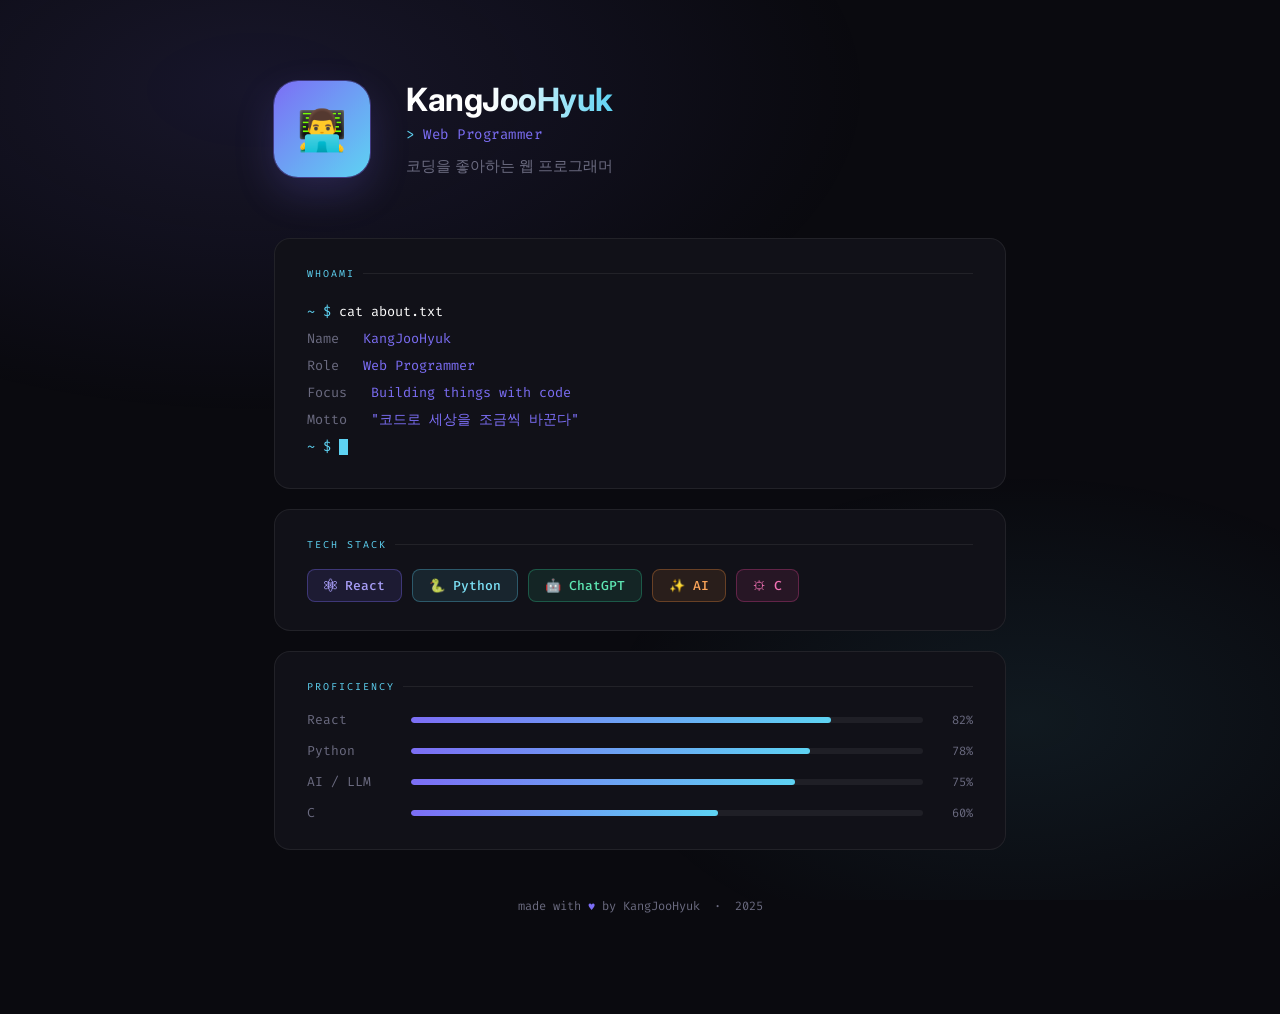
<file: profile.html>
<!DOCTYPE html>
<html lang="ko">
<head>
<meta charset="UTF-8">
<meta name="viewport" content="width=device-width, initial-scale=1.0">
<title>KangJooHyuk</title>
<style>
  @import url('https://fonts.googleapis.com/css2?family=Inter:wght@300;400;500;600;700&family=Fira+Code:wght@400;500&display=swap');

  *, *::before, *::after { margin:0; padding:0; box-sizing:border-box; }

  :root {
    --bg:       #0a0a0f;
    --surface:  #111118;
    --border:   rgba(255,255,255,0.07);
    --accent:   #7c6ef5;
    --accent2:  #5ed3f3;
    --text:     #e8e8f0;
    --muted:    #6b6b80;
  }

  html { scroll-behavior: smooth; }

  body {
    font-family: 'Inter', sans-serif;
    background: var(--bg);
    color: var(--text);
    min-height: 100vh;
    overflow-x: hidden;
  }

  body::before {
    content: '';
    position: fixed; inset: 0;
    background:
      radial-gradient(ellipse 80% 60% at 20% 10%, rgba(124,110,245,0.12) 0%, transparent 60%),
      radial-gradient(ellipse 60% 50% at 80% 80%, rgba(94,211,243,0.08) 0%, transparent 55%);
    pointer-events: none; z-index: 0;
  }

  .wrap {
    position: relative; z-index: 1;
    max-width: 780px;
    margin: 0 auto;
    padding: 80px 24px 100px;
  }

  /* ── 히어로 ── */
  .hero {
    display: flex;
    align-items: center;
    gap: 36px;
    margin-bottom: 60px;
    animation: fadeUp .7s ease both;
  }

  .avatar {
    width: 96px; height: 96px; flex-shrink: 0;
    border-radius: 24px;
    background: linear-gradient(135deg, var(--accent), var(--accent2));
    display: flex; align-items: center; justify-content: center;
    font-size: 40px;
    box-shadow: 0 0 0 1px rgba(124,110,245,0.4), 0 16px 40px rgba(124,110,245,0.2);
  }

  .hero-text h1 {
    font-size: 32px;
    font-weight: 700;
    letter-spacing: -0.5px;
    background: linear-gradient(90deg, #fff 40%, var(--accent2));
    -webkit-background-clip: text;
    -webkit-text-fill-color: transparent;
    background-clip: text;
  }

  .hero-text .role {
    margin-top: 6px;
    font-size: 14px;
    font-family: 'Fira Code', monospace;
    color: var(--accent);
    letter-spacing: 0.5px;
  }
  .hero-text .role::before { content: '> '; color: var(--accent2); }

  .hero-text .bio {
    margin-top: 10px;
    font-size: 15px;
    color: var(--muted);
    line-height: 1.6;
  }

  /* ── 카드 ── */
  .card {
    background: var(--surface);
    border: 1px solid var(--border);
    border-radius: 16px;
    padding: 28px 32px;
    margin-bottom: 20px;
    transition: border-color .25s, transform .25s;
    animation: fadeUp .7s ease both;
  }
  .card:hover {
    border-color: rgba(124,110,245,0.35);
    transform: translateY(-2px);
  }

  .card-label {
    font-size: 10px;
    font-family: 'Fira Code', monospace;
    color: var(--accent2);
    letter-spacing: 2px;
    text-transform: uppercase;
    margin-bottom: 18px;
    display: flex;
    align-items: center;
    gap: 8px;
  }
  .card-label::after {
    content: '';
    flex: 1;
    height: 1px;
    background: var(--border);
  }

  /* ── 태그 ── */
  .tags { display: flex; flex-wrap: wrap; gap: 10px; }

  .tag {
    display: inline-flex;
    align-items: center;
    gap: 7px;
    padding: 7px 16px;
    border-radius: 8px;
    font-size: 13px;
    font-family: 'Fira Code', monospace;
    font-weight: 500;
    border: 1px solid transparent;
    cursor: default;
    transition: all .2s;
  }
  .tag:hover { transform: translateY(-2px); }
  .tag.purple { background:rgba(124,110,245,0.12); border-color:rgba(124,110,245,0.35); color:#a89ef8; }
  .tag.blue   { background:rgba(94,211,243,0.10);  border-color:rgba(94,211,243,0.3);   color:#7de2f7; }
  .tag.green  { background:rgba(52,211,153,0.10);  border-color:rgba(52,211,153,0.3);   color:#5ee8b4; }
  .tag.orange { background:rgba(251,146,60,0.10);  border-color:rgba(251,146,60,0.3);   color:#fba55a; }
  .tag.pink   { background:rgba(236,72,153,0.10);  border-color:rgba(236,72,153,0.3);   color:#f472b6; }

  /* ── 숙련도 바 ── */
  .stat-row { display:flex; align-items:center; gap:14px; margin-bottom:14px; }
  .stat-row:last-child { margin-bottom:0; }
  .stat-name {
    font-family:'Fira Code',monospace; font-size:13px;
    color:var(--muted); width:90px; flex-shrink:0;
  }
  .bar-bg {
    flex:1; height:6px;
    background:rgba(255,255,255,0.06);
    border-radius:999px; overflow:hidden;
  }
  .bar-fill {
    height:100%; border-radius:999px;
    background:linear-gradient(90deg,var(--accent),var(--accent2));
    width:0; transition:width 1.2s cubic-bezier(.4,0,.2,1);
  }
  .stat-pct {
    font-size:12px; font-family:'Fira Code',monospace;
    color:var(--muted); width:36px; text-align:right;
  }

  /* ── 터미널 ── */
  .terminal { font-family:'Fira Code',monospace; font-size:13.5px; line-height:2; color:#c9d1d9; }
  .terminal .prompt { color:var(--accent2); }
  .terminal .cmd    { color:#fff; }
  .terminal .out    { color:var(--muted); }
  .terminal .hi     { color:var(--accent); }
  .terminal .cursor {
    display:inline-block; width:9px; height:16px;
    background:var(--accent2); vertical-align:middle;
    animation:blink .9s step-end infinite;
  }

  /* ── 애니메이션 ── */
  @keyframes fadeUp {
    from { opacity:0; transform:translateY(20px); }
    to   { opacity:1; transform:translateY(0); }
  }
  @keyframes blink { 0%,100%{opacity:1} 50%{opacity:0} }

  .card:nth-child(1){ animation-delay:.05s }
  .card:nth-child(2){ animation-delay:.15s }
  .card:nth-child(3){ animation-delay:.25s }
  .card:nth-child(4){ animation-delay:.35s }

  /* ── 푸터 ── */
  .footer {
    margin-top:48px; text-align:center;
    font-size:12px; font-family:'Fira Code',monospace;
    color:var(--muted); animation:fadeUp .7s .5s ease both;
  }
  .footer span { color:var(--accent); }
</style>
</head>
<body>
<div class="wrap">

  <div class="hero">
    <div class="avatar">👨‍💻</div>
    <div class="hero-text">
      <h1>KangJooHyuk</h1>
      <div class="role">Web Programmer</div>
      <div class="bio">코딩을 좋아하는 웹 프로그래머</div>
    </div>
  </div>

  <!-- whoami -->
  <div class="card">
    <div class="card-label">whoami</div>
    <div class="terminal">
      <div><span class="prompt">~  $</span> <span class="cmd">cat about.txt</span></div>
      <div class="out">Name  &nbsp;&nbsp;<span class="hi">KangJooHyuk</span></div>
      <div class="out">Role  &nbsp;&nbsp;<span class="hi">Web Programmer</span></div>
      <div class="out">Focus &nbsp;&nbsp;<span class="hi">Building things with code</span></div>
      <div class="out">Motto &nbsp;&nbsp;<span class="hi">"코드로 세상을 조금씩 바꾼다"</span></div>
      <div><span class="prompt">~  $</span> <span class="cursor"></span></div>
    </div>
  </div>

  <!-- tech stack -->
  <div class="card">
    <div class="card-label">tech stack</div>
    <div class="tags">
      <span class="tag purple">⚛ React</span>
      <span class="tag blue">🐍 Python</span>
      <span class="tag green">🤖 ChatGPT</span>
      <span class="tag orange">✨ AI</span>
      <span class="tag pink">⚙ C</span>
    </div>
  </div>

  <!-- proficiency -->
  <div class="card" id="stats-card">
    <div class="card-label">proficiency</div>
    <div class="stat-row">
      <div class="stat-name">React</div>
      <div class="bar-bg"><div class="bar-fill" data-w="82"></div></div>
      <div class="stat-pct">82%</div>
    </div>
    <div class="stat-row">
      <div class="stat-name">Python</div>
      <div class="bar-bg"><div class="bar-fill" data-w="78"></div></div>
      <div class="stat-pct">78%</div>
    </div>
    <div class="stat-row">
      <div class="stat-name">AI / LLM</div>
      <div class="bar-bg"><div class="bar-fill" data-w="75"></div></div>
      <div class="stat-pct">75%</div>
    </div>
    <div class="stat-row">
      <div class="stat-name">C</div>
      <div class="bar-bg"><div class="bar-fill" data-w="60"></div></div>
      <div class="stat-pct">60%</div>
    </div>
  </div>

  <div class="footer">made with <span>♥</span> by KangJooHyuk &nbsp;·&nbsp; 2025</div>
</div>

<script>
  const observer = new IntersectionObserver(entries => {
    entries.forEach(e => {
      if (e.isIntersecting) {
        document.querySelectorAll('.bar-fill').forEach(b => {
          b.style.width = b.dataset.w + '%';
        });
        observer.disconnect();
      }
    });
  }, { threshold: 0.3 });
  observer.observe(document.getElementById('stats-card'));
</script>
</body>
</html>
</file>
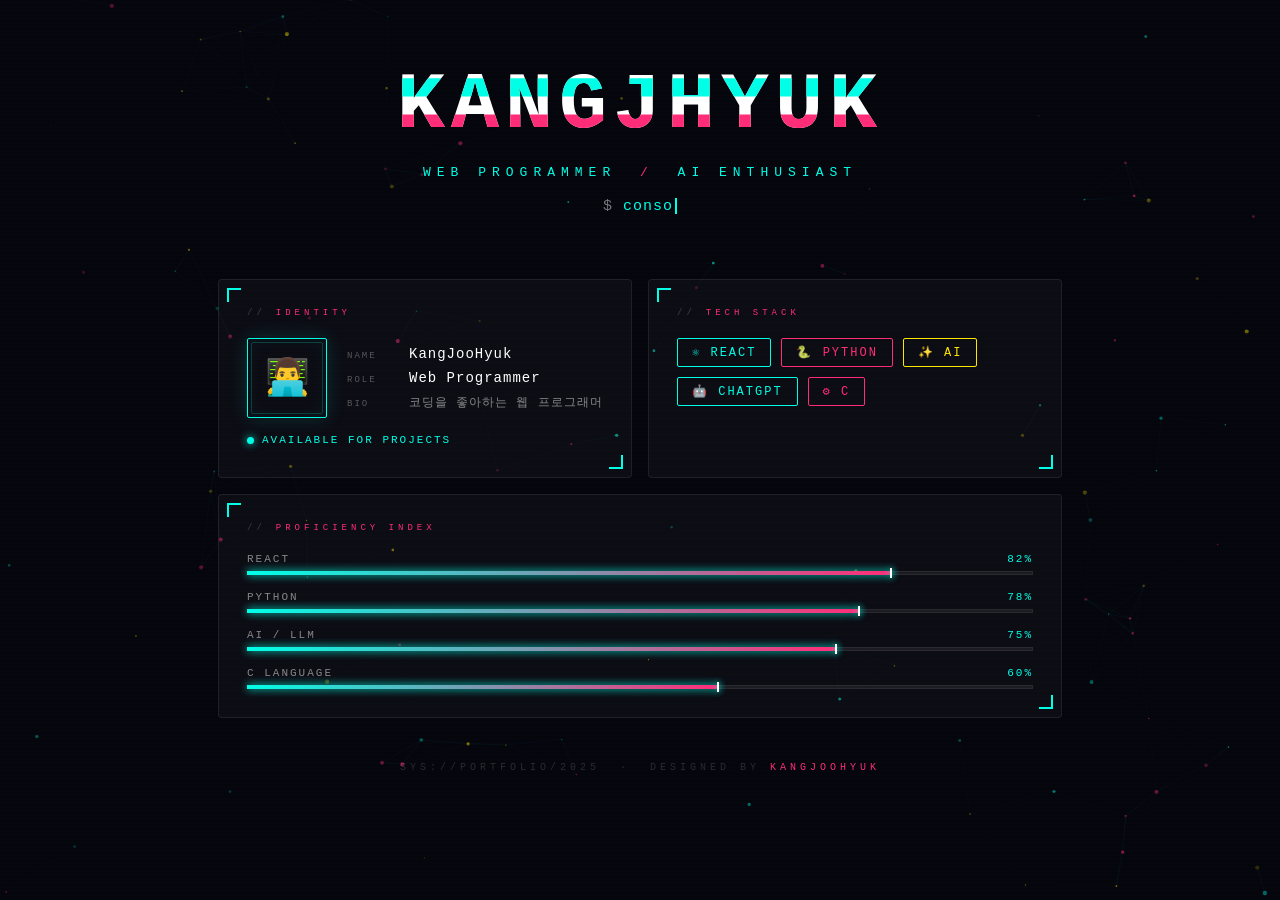
<file: profile2.html>
<!DOCTYPE html>
<html lang="ko">
<head>
<meta charset="UTF-8">
<title>KangJooHyuk</title>
<style>
*,*::before,*::after{margin:0;padding:0;box-sizing:border-box;}

:root{
  --c1:#00ffe7;
  --c2:#ff2d78;
  --c3:#ffe600;
  --bg:#06060e;
}

body{
  background:var(--bg);
  color:#fff;
  font-family:'Courier New',monospace;
  min-height:100vh;
  overflow-x:hidden;
}

/* ── 파티클 캔버스 ── */
#cv{
  position:fixed;inset:0;
  z-index:0;
  opacity:.55;
}

/* ── 스캔라인 오버레이 ── */
body::after{
  content:'';
  position:fixed;inset:0;
  background:repeating-linear-gradient(
    0deg,
    transparent,
    transparent 2px,
    rgba(0,0,0,.13) 2px,
    rgba(0,0,0,.13) 4px
  );
  pointer-events:none;
  z-index:1;
}

/* ── 레이아웃 ── */
.page{
  position:relative;z-index:2;
  max-width:900px;
  margin:0 auto;
  padding:60px 28px 90px;
}

/* ── 상단 네임플레이트 ── */
.nameplate{
  text-align:center;
  margin-bottom:64px;
}

.glitch{
  font-size:clamp(42px,8vw,80px);
  font-weight:900;
  letter-spacing:6px;
  text-transform:uppercase;
  color:#fff;
  position:relative;
  display:inline-block;
  animation:glitch-base 4s infinite;
}
.glitch::before,.glitch::after{
  content:attr(data-text);
  position:absolute;
  top:0;left:0;
  width:100%;height:100%;
}
.glitch::before{
  color:var(--c1);
  animation:glitch-a 4s infinite;
  clip-path:polygon(0 20%,100% 20%,100% 40%,0 40%);
}
.glitch::after{
  color:var(--c2);
  animation:glitch-b 4s infinite;
  clip-path:polygon(0 60%,100% 60%,100% 80%,0 80%);
}

@keyframes glitch-base{
  0%,94%,100%{transform:translate(0);}
  95%{transform:translate(-2px,1px);}
  97%{transform:translate(2px,-1px);}
}
@keyframes glitch-a{
  0%,94%,100%{transform:translate(0);opacity:0;}
  95%{transform:translate(-4px,0);opacity:.9;}
  97%{transform:translate(4px,0);opacity:.9;}
}
@keyframes glitch-b{
  0%,94%,100%{transform:translate(0);opacity:0;}
  96%{transform:translate(4px,0);opacity:.9;}
  98%{transform:translate(-4px,0);opacity:.9;}
}

.subtitle{
  margin-top:14px;
  font-size:13px;
  letter-spacing:6px;
  color:var(--c1);
  text-transform:uppercase;
}
.subtitle .sep{color:var(--c2);margin:0 10px;}

/* ── 타이핑 텍스트 ── */
.typing-wrap{
  margin-top:18px;
  font-size:15px;
  color:rgba(255,255,255,.45);
  letter-spacing:1px;
}
#typed{color:var(--c1);}
.caret{
  display:inline-block;
  width:2px;height:16px;
  background:var(--c1);
  vertical-align:middle;
  margin-left:2px;
  animation:caretBlink .7s step-end infinite;
}
@keyframes caretBlink{0%,100%{opacity:1}50%{opacity:0}}

/* ── 그리드 ── */
.grid{
  display:grid;
  grid-template-columns:1fr 1fr;
  grid-template-rows:auto auto;
  gap:16px;
}
@media(max-width:600px){.grid{grid-template-columns:1fr;}}

/* ── 패널 ── */
.panel{
  position:relative;
  background:rgba(255,255,255,.03);
  border:1px solid rgba(255,255,255,.08);
  border-radius:4px;
  padding:28px;
  overflow:hidden;
  transition:border-color .3s,transform .3s;
}
.panel:hover{
  border-color:var(--c1);
  transform:translateY(-3px);
}
/* 코너 장식 */
.panel::before,.panel::after{
  content:'';
  position:absolute;
  width:14px;height:14px;
  border-color:var(--c1);
  border-style:solid;
}
.panel::before{top:8px;left:8px;border-width:2px 0 0 2px;}
.panel::after {bottom:8px;right:8px;border-width:0 2px 2px 0;}

.panel.span2{grid-column:1/-1;}

.p-label{
  font-size:9px;
  letter-spacing:4px;
  color:var(--c2);
  text-transform:uppercase;
  margin-bottom:20px;
  display:flex;align-items:center;gap:10px;
}
.p-label::before{
  content:'//';
  color:rgba(255,255,255,.2);
}

/* ── 스킬 태그 ── */
.skills{display:flex;flex-wrap:wrap;gap:10px;}
.sk{
  padding:6px 14px;
  border:1px solid;
  border-radius:2px;
  font-size:12px;
  letter-spacing:2px;
  text-transform:uppercase;
  cursor:default;
  transition:all .2s;
  position:relative;
  overflow:hidden;
}
.sk::after{
  content:'';
  position:absolute;inset:0;
  background:currentColor;
  opacity:0;
  transition:opacity .2s;
}
.sk:hover::after{opacity:.08;}
.sk:hover{transform:scale(1.04);}

.sk.c1{border-color:var(--c1);color:var(--c1);}
.sk.c2{border-color:var(--c2);color:var(--c2);}
.sk.c3{border-color:var(--c3);color:var(--c3);}

/* ── 숙련도 바 (사이버 스타일) ── */
.bar-row{margin-bottom:16px;}
.bar-row:last-child{margin-bottom:0;}
.bar-head{
  display:flex;justify-content:space-between;
  font-size:11px;letter-spacing:2px;
  color:rgba(255,255,255,.5);
  margin-bottom:6px;
  text-transform:uppercase;
}
.bar-head .pct{color:var(--c1);}
.bar-track{
  height:4px;
  background:rgba(255,255,255,.06);
  position:relative;
  border-radius:0;
}
.bar-track::before{
  content:'';
  position:absolute;inset:0;
  border:1px solid rgba(255,255,255,.06);
}
.bar-fill{
  height:100%;
  width:0;
  background:linear-gradient(90deg,var(--c1),var(--c2));
  transition:width 1.4s cubic-bezier(.4,0,.2,1);
  box-shadow:0 0 8px var(--c1);
  position:relative;
}
.bar-fill::after{
  content:'';
  position:absolute;right:0;top:-3px;
  width:2px;height:10px;
  background:#fff;
  box-shadow:0 0 6px var(--c1);
}

/* ── 프로필 패널 ── */
.profile-grid{
  display:grid;
  grid-template-columns:auto 1fr;
  gap:20px;
  align-items:center;
}
.avatar-box{
  width:80px;height:80px;
  border:1px solid var(--c1);
  border-radius:2px;
  display:flex;align-items:center;justify-content:center;
  font-size:36px;
  position:relative;
  box-shadow:0 0 20px rgba(0,255,231,.15),inset 0 0 20px rgba(0,255,231,.05);
}
.avatar-box::before{
  content:'';
  position:absolute;
  inset:3px;
  border:1px solid rgba(0,255,231,.2);
  border-radius:2px;
}
.info-row{display:flex;align-items:baseline;gap:10px;margin-bottom:8px;}
.info-row:last-child{margin-bottom:0;}
.info-key{
  font-size:9px;letter-spacing:2px;
  color:rgba(255,255,255,.3);
  text-transform:uppercase;width:52px;flex-shrink:0;
}
.info-val{font-size:14px;color:#fff;letter-spacing:1px;}

/* ── 상태 표시 ── */
.status{
  display:inline-flex;align-items:center;gap:8px;
  font-size:11px;letter-spacing:2px;
  color:var(--c1);text-transform:uppercase;
  margin-top:16px;
}
.dot{
  width:7px;height:7px;
  border-radius:50%;
  background:var(--c1);
  box-shadow:0 0 8px var(--c1);
  animation:pulse 1.5s ease infinite;
}
@keyframes pulse{
  0%,100%{opacity:1;transform:scale(1);}
  50%{opacity:.4;transform:scale(.7);}
}

/* ── 푸터 ── */
.footer{
  margin-top:44px;
  text-align:center;
  font-size:10px;
  letter-spacing:4px;
  color:rgba(255,255,255,.15);
  text-transform:uppercase;
}
.footer em{color:var(--c2);font-style:normal;}

/* ── 입장 애니메이션 ── */
.panel{
  opacity:0;
  transform:translateY(16px);
  animation:panelIn .6s ease forwards;
}
.panel:nth-child(1){animation-delay:.1s;}
.panel:nth-child(2){animation-delay:.2s;}
.panel:nth-child(3){animation-delay:.3s;}
.panel:nth-child(4){animation-delay:.4s;}
@keyframes panelIn{
  to{opacity:1;transform:translateY(0);}
}
</style>
</head>
<body>

<canvas id="cv"></canvas>

<div class="page">

  <!-- 네임플레이트 -->
  <div class="nameplate">
    <div class="glitch" data-text="KANGJHYUK">KANGJHYUK</div>
    <div class="subtitle">
      Web Programmer
      <span class="sep">/</span>
      AI Enthusiast
    </div>
    <div class="typing-wrap">$ <span id="typed"></span><span class="caret"></span></div>
  </div>

  <!-- 그리드 -->
  <div class="grid">

    <!-- 프로필 -->
    <div class="panel">
      <div class="p-label">identity</div>
      <div class="profile-grid">
        <div class="avatar-box">👨‍💻</div>
        <div>
          <div class="info-row">
            <span class="info-key">name</span>
            <span class="info-val">KangJooHyuk</span>
          </div>
          <div class="info-row">
            <span class="info-key">role</span>
            <span class="info-val">Web Programmer</span>
          </div>
          <div class="info-row">
            <span class="info-key">bio</span>
            <span class="info-val" style="font-size:12px;color:rgba(255,255,255,.5);">코딩을 좋아하는 웹 프로그래머</span>
          </div>
        </div>
      </div>
      <div class="status"><div class="dot"></div>available for projects</div>
    </div>

    <!-- 스킬 -->
    <div class="panel">
      <div class="p-label">tech stack</div>
      <div class="skills">
        <span class="sk c1">⚛ React</span>
        <span class="sk c2">🐍 Python</span>
        <span class="sk c3">✨ AI</span>
        <span class="sk c1">🤖 ChatGPT</span>
        <span class="sk c2">⚙ C</span>
      </div>
    </div>

    <!-- 숙련도 -->
    <div class="panel span2" id="bars-panel">
      <div class="p-label">proficiency index</div>
      <div class="bar-row">
        <div class="bar-head"><span>React</span><span class="pct">82%</span></div>
        <div class="bar-track"><div class="bar-fill" data-w="82"></div></div>
      </div>
      <div class="bar-row">
        <div class="bar-head"><span>Python</span><span class="pct">78%</span></div>
        <div class="bar-track"><div class="bar-fill" data-w="78"></div></div>
      </div>
      <div class="bar-row">
        <div class="bar-head"><span>AI / LLM</span><span class="pct">75%</span></div>
        <div class="bar-track"><div class="bar-fill" data-w="75"></div></div>
      </div>
      <div class="bar-row">
        <div class="bar-head"><span>C Language</span><span class="pct">60%</span></div>
        <div class="bar-track"><div class="bar-fill" data-w="60"></div></div>
      </div>
    </div>

  </div>

  <div class="footer">
    sys://portfolio/2025 &nbsp;·&nbsp; designed by <em>KangJooHyuk</em>
  </div>
</div>

<script>
// ── 파티클 ──────────────────────────────────────────────────
const canvas = document.getElementById('cv');
const ctx = canvas.getContext('2d');
let W, H, particles = [], connections = [];

function resize(){
  W = canvas.width  = window.innerWidth;
  H = canvas.height = window.innerHeight;
}
window.addEventListener('resize', resize);
resize();

const COLORS = ['#00ffe7','#ff2d78','#ffe600'];

class Particle {
  constructor(){this.reset(true);}
  reset(init){
    this.x  = Math.random()*W;
    this.y  = init ? Math.random()*H : (Math.random()<.5 ? -8 : H+8);
    this.vx = (Math.random()-.5)*.4;
    this.vy = (Math.random()-.5)*.4;
    this.r  = Math.random()*1.8+.4;
    this.c  = COLORS[Math.floor(Math.random()*COLORS.length)];
    this.a  = Math.random()*.7+.3;
  }
  update(){
    this.x+=this.vx; this.y+=this.vy;
    if(this.x<-20||this.x>W+20||this.y<-20||this.y>H+20) this.reset(false);
  }
  draw(){
    ctx.beginPath();
    ctx.arc(this.x,this.y,this.r,0,Math.PI*2);
    ctx.fillStyle=this.c;
    ctx.globalAlpha=this.a;
    ctx.fill();
    ctx.globalAlpha=1;
  }
}

for(let i=0;i<110;i++) particles.push(new Particle());

function drawConnections(){
  const MAX=120;
  for(let i=0;i<particles.length;i++){
    for(let j=i+1;j<particles.length;j++){
      const dx=particles[i].x-particles[j].x;
      const dy=particles[i].y-particles[j].y;
      const d=Math.sqrt(dx*dx+dy*dy);
      if(d<MAX){
        ctx.beginPath();
        ctx.moveTo(particles[i].x,particles[i].y);
        ctx.lineTo(particles[j].x,particles[j].y);
        const a=(1-d/MAX)*.18;
        ctx.strokeStyle=`rgba(0,255,231,${a})`;
        ctx.lineWidth=.6;
        ctx.stroke();
      }
    }
  }
}

function loop(){
  ctx.clearRect(0,0,W,H);
  drawConnections();
  particles.forEach(p=>{p.update();p.draw();});
  requestAnimationFrame(loop);
}
loop();

// ── 타이핑 ──────────────────────────────────────────────────
const lines = [
  'console.log("Hello, World!");',
  'git commit -m "keep building"',
  'python train.py --model gpt',
  'npm run dev  # let\'s go',
  'while(true) { learn(); }',
];
let li=0, ci=0, deleting=false, pause=0;
const el = document.getElementById('typed');

function type(){
  const line = lines[li];
  if(pause>0){pause--;setTimeout(type,30);return;}
  if(!deleting){
    el.textContent = line.slice(0,++ci);
    if(ci===line.length){deleting=true;pause=60;}
  } else {
    el.textContent = line.slice(0,--ci);
    if(ci===0){deleting=false;li=(li+1)%lines.length;pause=20;}
  }
  setTimeout(type, deleting ? 22 : 55);
}
setTimeout(type, 800);

// ── 숙련도 바 ──────────────────────────────────────────────
const obs = new IntersectionObserver(entries=>{
  entries.forEach(e=>{
    if(e.isIntersecting){
      document.querySelectorAll('.bar-fill').forEach(b=>{
        b.style.width=b.dataset.w+'%';
      });
      obs.disconnect();
    }
  });
},{threshold:.3});
obs.observe(document.getElementById('bars-panel'));
</script>
</body>
</html>
</file>
